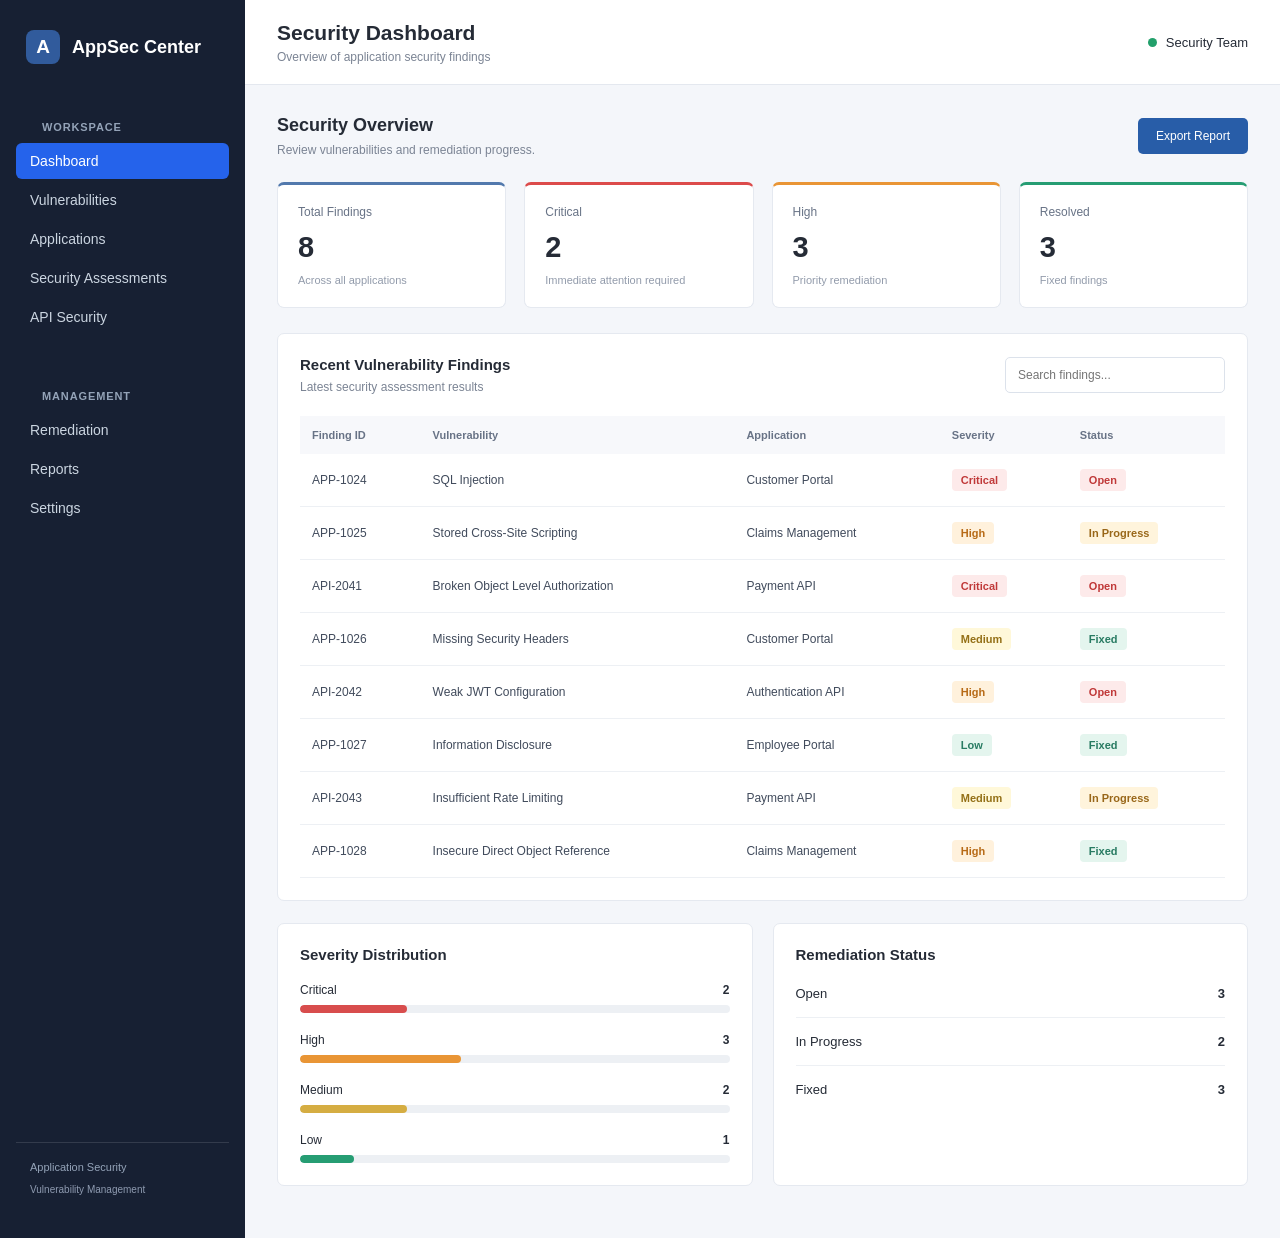
<file: index.html>
<!DOCTYPE html>
<html lang="en">
<head>
    <meta charset="UTF-8">
    <meta name="viewport" content="width=device-width, initial-scale=1.0">
    <title>AppSec Command Center</title>
    <link rel="stylesheet" href="assets/css/style.css">
</head>
<body>

    <div class="app-container">

        <aside class="sidebar">
            <div class="brand">
                <span class="brand-icon">A</span>
                <span>AppSec Center</span>
            </div>

            <div class="nav-section">
                <p class="nav-heading">WORKSPACE</p>
                <a href="#" class="nav-link active">Dashboard</a>
                <a href="vulnerabilities.html" class="nav-link">Vulnerabilities</a>
                <a href="#" class="nav-link">Applications</a>
                <a href="#" class="nav-link">Security Assessments</a>
                <a href="#" class="nav-link">API Security</a>
            </div>

            <div class="nav-section">
                <p class="nav-heading">MANAGEMENT</p>
                <a href="#" class="nav-link">Remediation</a>
                <a href="#" class="nav-link">Reports</a>
                <a href="#" class="nav-link">Settings</a>
            </div>

            <div class="sidebar-footer">
                <span>Application Security</span>
                <small>Vulnerability Management</small>
            </div>
        </aside>

        <main class="main-content">

            <header class="topbar">
                <div>
                    <h1>Security Dashboard</h1>
                    <p>Overview of application security findings</p>
                </div>

                <div class="user-profile">
                    <span class="status-indicator"></span>
                    <span>Security Team</span>
                </div>
            </header>

            <section class="dashboard-content">

                <div class="page-heading">
                    <div>
                        <h2>Security Overview</h2>
                        <p>Review vulnerabilities and remediation progress.</p>
                    </div>
                    <button class="primary-btn" id="reportBtn">
                        Export Report
                    </button>
                </div>

                <div class="stats-grid">

                    <div class="stat-card">
                        <p>Total Findings</p>
                        <h2 id="totalFindings">0</h2>
                        <span>Across all applications</span>
                    </div>

                    <div class="stat-card critical">
                        <p>Critical</p>
                        <h2 id="criticalCount">0</h2>
                        <span>Immediate attention required</span>
                    </div>

                    <div class="stat-card high">
                        <p>High</p>
                        <h2 id="highCount">0</h2>
                        <span>Priority remediation</span>
                    </div>

                    <div class="stat-card resolved">
                        <p>Resolved</p>
                        <h2 id="resolvedCount">0</h2>
                        <span>Fixed findings</span>
                    </div>

                </div>

                <section class="panel">
                    <div class="panel-header">
                        <div>
                            <h3>Recent Vulnerability Findings</h3>
                            <p>Latest security assessment results</p>
                        </div>

                        <input
                            type="search"
                            id="searchInput"
                            placeholder="Search findings..."
                        >
                    </div>

                    <div class="table-container">
                        <table>
                            <thead>
                                <tr>
                                    <th>Finding ID</th>
                                    <th>Vulnerability</th>
                                    <th>Application</th>
                                    <th>Severity</th>
                                    <th>Status</th>
                                </tr>
                            </thead>

                            <tbody id="findingsTable">
                                <tr>
                                    <td colspan="5">Loading findings...</td>
                                </tr>
                            </tbody>
                        </table>
                    </div>
                </section>

                <section class="bottom-grid">

                    <div class="panel">
                        <h3>Severity Distribution</h3>
                        <div id="severitySummary">
                            Loading security data...
                        </div>
                    </div>

                    <div class="panel">
                        <h3>Remediation Status</h3>
                        <div id="remediationSummary">
                            Loading security data...
                        </div>
                    </div>

                </section>

            </section>

        </main>

    </div>

    <script src="assets/js/app.js"></script>
</body>
</html>
</file>
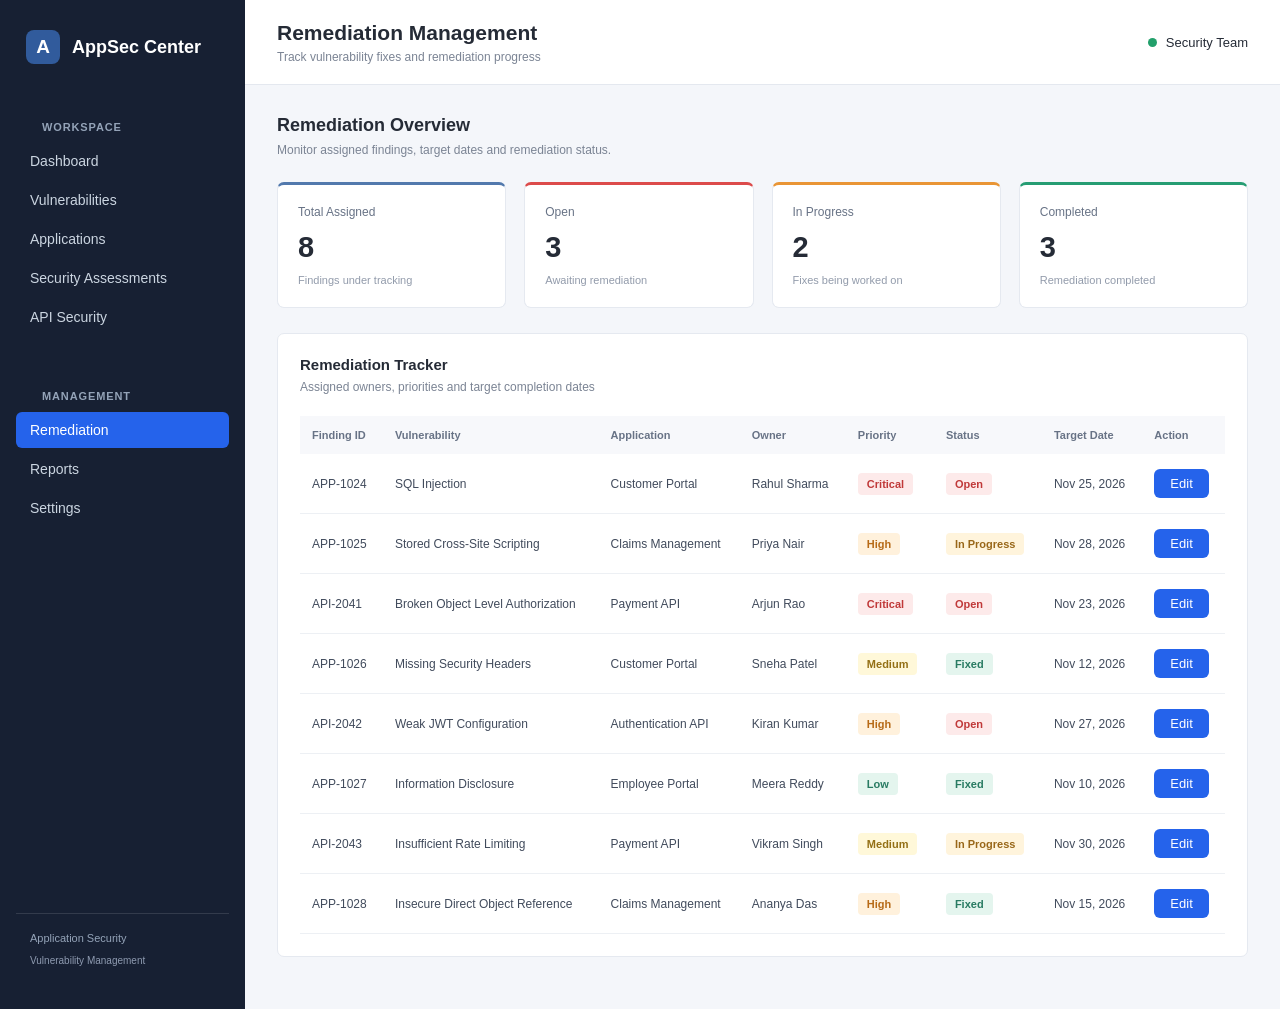
<file: remediation.html>
<!DOCTYPE html>
<html lang="en">
<head>
    <meta charset="UTF-8">
    <meta name="viewport" content="width=device-width, initial-scale=1.0">
    <title>Remediation Management | AppSec Center</title>
    <link rel="stylesheet" href="assets/css/style.css">
</head>
<body>

<div class="app-container">

    <aside class="sidebar">
        <div class="brand">
            <span class="brand-icon">A</span>
            <span>AppSec Center</span>
        </div>

        <div class="nav-section">
            <p class="nav-heading">WORKSPACE</p>
            <a href="index.html" class="nav-link">Dashboard</a>
            <a href="vulnerabilities.html" class="nav-link">Vulnerabilities</a>
            <a href="#" class="nav-link">Applications</a>
            <a href="#" class="nav-link">Security Assessments</a>
            <a href="#" class="nav-link">API Security</a>
        </div>

        <div class="nav-section">
            <p class="nav-heading">MANAGEMENT</p>
            <a href="remediation.html" class="nav-link active">Remediation</a>
            <a href="#" class="nav-link">Reports</a>
            <a href="#" class="nav-link">Settings</a>
        </div>

        <div class="sidebar-footer">
            <span>Application Security</span>
            <small>Vulnerability Management</small>
        </div>
    </aside>

    <main class="main-content">

        <header class="topbar">
            <div>
                <h1>Remediation Management</h1>
                <p>Track vulnerability fixes and remediation progress</p>
            </div>

            <div class="user-profile">
                <span class="status-indicator"></span>
                <span>Security Team</span>
            </div>
        </header>

        <section class="dashboard-content">

            <div class="page-heading">
                <div>
                    <h2>Remediation Overview</h2>
                    <p>Monitor assigned findings, target dates and remediation status.</p>
                </div>
            </div>

            <div class="stats-grid">

                <div class="stat-card">
                    <p>Total Assigned</p>
                    <h2 id="totalAssigned">8</h2>
                    <span>Findings under tracking</span>
                </div>

                <div class="stat-card critical">
                    <p>Open</p>
                    <h2 id="openCount">3</h2>
                    <span>Awaiting remediation</span>
                </div>

                <div class="stat-card high">
                    <p>In Progress</p>
                    <h2 id="progressCount">2</h2>
                    <span>Fixes being worked on</span>
                </div>

                <div class="stat-card resolved">
                    <p>Completed</p>
                    <h2 id="completedCount">3</h2>
                    <span>Remediation completed</span>
                </div>

            </div>

            <section class="panel">

                <div class="panel-header">
                    <div>
                        <h3>Remediation Tracker</h3>
                        <p>Assigned owners, priorities and target completion dates</p>
                    </div>
                </div>

                <div class="table-container">
                    <table>
                        <thead>
                            <tr>
                                <th>Finding ID</th>
                                <th>Vulnerability</th>
                                <th>Application</th>
                                <th>Owner</th>
                                <th>Priority</th>
                                <th>Status</th>
                                <th>Target Date</th>
                                <th>Action</th>
                            </tr>
                        </thead>

                        <tbody id="remediationTable">
                            <tr>
                                <td colspan="7">Loading remediation records...</td>
                            </tr>
                        </tbody>
                    </table>
                </div>

            </section>

        </section>

    </main>

</div>

<!-- Edit Remediation Modal -->
<div id="remediationModal" class="modal">
    <div class="modal-content">
        <button type="button" id="closeRemediationModal" class="modal-close">&times;</button>

        <h2>Edit Remediation</h2>

        <form id="remediationForm">
            <input type="hidden" id="editFindingId">

            <label for="editOwner">Assigned Owner</label>
            <input type="text" id="editOwner" required>

            <label for="editStatus">Remediation Status</label>
            <select id="editStatus">
                <option value="Open">Open</option>
                <option value="In Progress">In Progress</option>
                <option value="Fixed">Fixed</option>
            </select>

            <label for="editTargetDate">Target Remediation Date</label>
            <input type="date" id="editTargetDate" required>

            <button type="submit">Save Changes</button>
        </form>
    </div>
</div>

<script src="assets/js/remediation.js"></script>

</body>
</html>
</file>
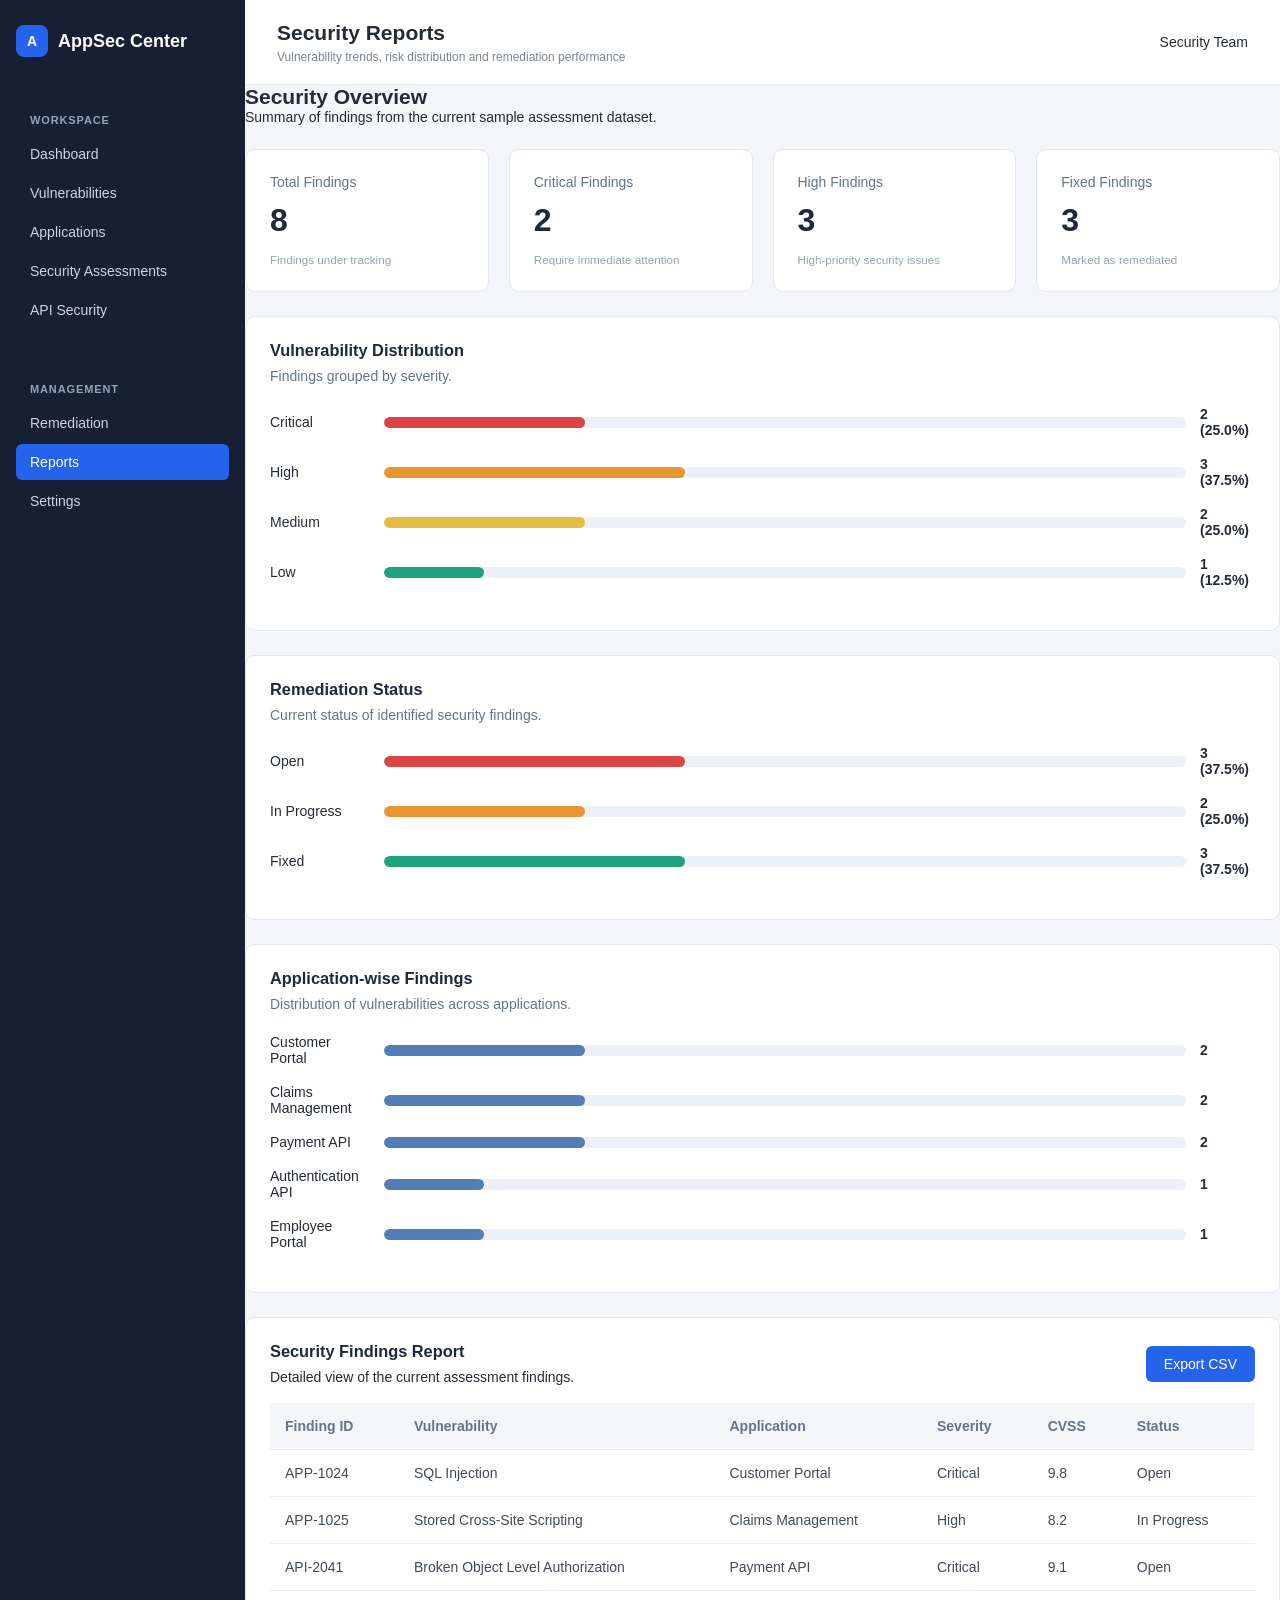
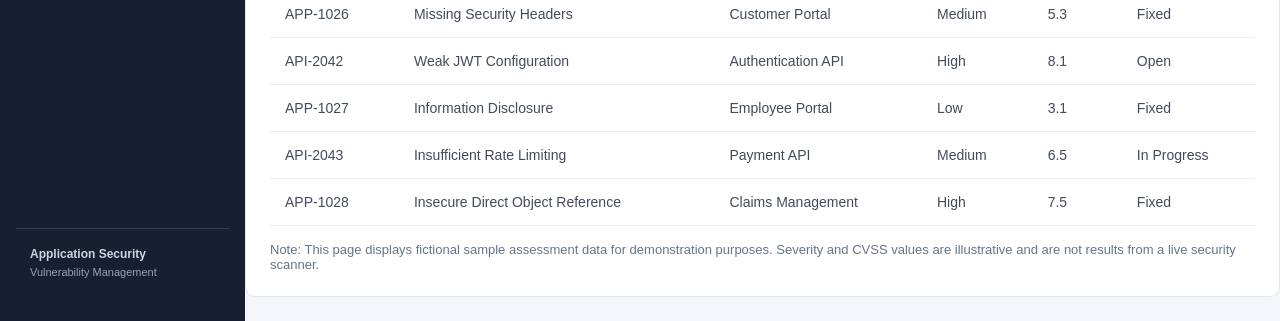
<file: reports.html>
<!DOCTYPE html>
<html lang="en">
<head>
    <meta charset="UTF-8">
    <meta name="viewport" content="width=device-width, initial-scale=1.0">
    <title>Security Reports | AppSec Center</title>
    <link rel="stylesheet" href="assets/css/style.css">

    <style>
        .report-section {
            background: #fff;
            border: 1px solid #e1e7ef;
            border-radius: 10px;
            padding: 24px;
            margin-bottom: 24px;
        }

        .report-section h3 {
            margin: 0 0 8px;
            color: #1e293b;
        }

        .report-section > p {
            color: #64748b;
            margin: 0 0 22px;
        }

        .report-grid {
            display: grid;
            grid-template-columns: repeat(auto-fit, minmax(220px, 1fr));
            gap: 20px;
            margin: 24px 0;
        }

        .report-card {
            background: #fff;
            border: 1px solid #e1e7ef;
            border-radius: 10px;
            padding: 24px;
        }

        .report-card span {
            color: #64748b;
            font-size: 14px;
        }

        .report-card h2 {
            margin: 12px 0;
            font-size: 32px;
            color: #1e293b;
        }

        .report-card small {
            color: #94a3b8;
        }

        .report-row {
            display: grid;
            grid-template-columns: 100px 1fr 55px;
            align-items: center;
            gap: 14px;
            margin: 18px 0;
            font-size: 14px;
        }

        .bar-track {
            height: 11px;
            background: #edf1f6;
            border-radius: 20px;
            overflow: hidden;
        }

        .bar-fill {
            height: 100%;
            border-radius: 20px;
        }

        .critical-bar { background: #dc4545; }
        .high-bar { background: #e99532; }
        .medium-bar { background: #e5bd43; }
        .low-bar { background: #20a37a; }
        .open-bar { background: #dc4545; }
        .progress-bar { background: #e99532; }
        .fixed-bar { background: #20a37a; }

        .report-table {
            width: 100%;
            border-collapse: collapse;
            margin-top: 18px;
        }

        .report-table th,
        .report-table td {
            padding: 15px;
            text-align: left;
            border-bottom: 1px solid #e8edf3;
            font-size: 14px;
        }

        .report-table th {
            background: #f4f6fa;
            color: #64748b;
        }

        .export-button {
            padding: 10px 18px;
            border: none;
            border-radius: 6px;
            background: #2563eb;
            color: white;
            cursor: pointer;
            font-size: 14px;
        }

        .export-button:hover {
            background: #1d4ed8;
        }

        .section-heading {
            display: flex;
            justify-content: space-between;
            align-items: center;
            gap: 15px;
            flex-wrap: wrap;
        }

        .sample-note {
            color: #64748b;
            font-size: 13px;
            margin-top: 16px;
        }

        @media (max-width: 700px) {
            .report-section {
                padding: 16px;
                overflow-x: auto;
            }

            .report-table {
                min-width: 600px;
            }

            .report-row {
                grid-template-columns: 75px 1fr 45px;
                gap: 8px;
            }
        }
    </style>
</head>

<body>
<div class="app-container">

    <aside class="sidebar">
        <div class="logo">
            <div class="logo-icon">A</div>
            <h2>AppSec Center</h2>
        </div>

        <div class="nav-section">
            <p>WORKSPACE</p>
            <a href="index.html">Dashboard</a>
            <a href="vulnerabilities.html">Vulnerabilities</a>
            <a href="#">Applications</a>
            <a href="#">Security Assessments</a>
            <a href="#">API Security</a>
        </div>

        <div class="nav-section">
            <p>MANAGEMENT</p>
            <a href="remediation.html">Remediation</a>
            <a href="reports.html" class="active">Reports</a>
            <a href="#">Settings</a>
        </div>

        <div class="sidebar-footer">
            <strong>Application Security</strong>
            <span>Vulnerability Management</span>
        </div>
    </aside>

    <main class="main-content">

        <header class="topbar">
            <div>
                <h1>Security Reports</h1>
                <p>Vulnerability trends, risk distribution and remediation performance</p>
            </div>
            <div class="user-status">
                <span class="status-dot"></span>
                Security Team
            </div>
        </header>

        <div class="content">

            <section>
                <h2>Security Overview</h2>
                <p>Summary of findings from the current sample assessment dataset.</p>
            </section>

            <div class="report-grid">
                <div class="report-card">
                    <span>Total Findings</span>
                    <h2 id="totalFindings">0</h2>
                    <small>Findings under tracking</small>
                </div>

                <div class="report-card">
                    <span>Critical Findings</span>
                    <h2 id="criticalFindings">0</h2>
                    <small>Require immediate attention</small>
                </div>

                <div class="report-card">
                    <span>High Findings</span>
                    <h2 id="highFindings">0</h2>
                    <small>High-priority security issues</small>
                </div>

                <div class="report-card">
                    <span>Fixed Findings</span>
                    <h2 id="fixedFindings">0</h2>
                    <small>Marked as remediated</small>
                </div>
            </div>

            <section class="report-section">
                <h3>Vulnerability Distribution</h3>
                <p>Findings grouped by severity.</p>
                <div id="severityReport"></div>
            </section>

            <section class="report-section">
                <h3>Remediation Status</h3>
                <p>Current status of identified security findings.</p>
                <div id="statusReport"></div>
            </section>

            <section class="report-section">
                <h3>Application-wise Findings</h3>
                <p>Distribution of vulnerabilities across applications.</p>
                <div id="applicationReport"></div>
            </section>

            <section class="report-section">
                <div class="section-heading">
                    <div>
                        <h3>Security Findings Report</h3>
                        <p>Detailed view of the current assessment findings.</p>
                    </div>
                    <button class="export-button" id="exportReport">
                        Export CSV
                    </button>
                </div>

                <table class="report-table">
                    <thead>
                        <tr>
                            <th>Finding ID</th>
                            <th>Vulnerability</th>
                            <th>Application</th>
                            <th>Severity</th>
                            <th>CVSS</th>
                            <th>Status</th>
                        </tr>
                    </thead>
                    <tbody id="reportTable"></tbody>
                </table>

                <div class="sample-note">
                    Note: This page displays fictional sample assessment data for demonstration purposes.
                    Severity and CVSS values are illustrative and are not results from a live security scanner.
                </div>
            </section>

        </div>
    </main>
</div>

<script>
const findings = [
    {
        id: "APP-1024",
        name: "SQL Injection",
        application: "Customer Portal",
        severity: "Critical",
        cvss: 9.8,
        status: "Open"
    },
    {
        id: "APP-1025",
        name: "Stored Cross-Site Scripting",
        application: "Claims Management",
        severity: "High",
        cvss: 8.2,
        status: "In Progress"
    },
    {
        id: "API-2041",
        name: "Broken Object Level Authorization",
        application: "Payment API",
        severity: "Critical",
        cvss: 9.1,
        status: "Open"
    },
    {
        id: "APP-1026",
        name: "Missing Security Headers",
        application: "Customer Portal",
        severity: "Medium",
        cvss: 5.3,
        status: "Fixed"
    },
    {
        id: "API-2042",
        name: "Weak JWT Configuration",
        application: "Authentication API",
        severity: "High",
        cvss: 8.1,
        status: "Open"
    },
    {
        id: "APP-1027",
        name: "Information Disclosure",
        application: "Employee Portal",
        severity: "Low",
        cvss: 3.1,
        status: "Fixed"
    },
    {
        id: "API-2043",
        name: "Insufficient Rate Limiting",
        application: "Payment API",
        severity: "Medium",
        cvss: 6.5,
        status: "In Progress"
    },
    {
        id: "APP-1028",
        name: "Insecure Direct Object Reference",
        application: "Claims Management",
        severity: "High",
        cvss: 7.5,
        status: "Fixed"
    }
];

function countBy(field, value) {
    return findings.filter(item => item[field] === value).length;
}

function renderSummary() {
    document.getElementById("totalFindings").textContent = findings.length;
    document.getElementById("criticalFindings").textContent =
        countBy("severity", "Critical");
    document.getElementById("highFindings").textContent =
        countBy("severity", "High");
    document.getElementById("fixedFindings").textContent =
        countBy("status", "Fixed");
}

function renderBars(elementId, labels, field, colors) {
    const container = document.getElementById(elementId);

    labels.forEach((label, index) => {
        const count = countBy(field, label);
        const percentage = (count / findings.length) * 100;

        const row = document.createElement("div");
        row.className = "report-row";

        const name = document.createElement("span");
        name.textContent = label;

        const track = document.createElement("div");
        track.className = "bar-track";

        const fill = document.createElement("div");
        fill.className = "bar-fill " + colors[index];
        fill.style.width = percentage + "%";

        track.appendChild(fill);

        const value = document.createElement("strong");
        value.textContent = count + " (" + percentage.toFixed(1) + "%)";

        row.append(name, track, value);
        container.appendChild(row);
    });
}

function renderApplications() {
    const applications = [...new Set(findings.map(item => item.application))];
    const container = document.getElementById("applicationReport");

    applications.forEach(application => {
        const count = countBy("application", application);
        const percentage = (count / findings.length) * 100;

        const row = document.createElement("div");
        row.className = "report-row";

        const name = document.createElement("span");
        name.textContent = application;

        const track = document.createElement("div");
        track.className = "bar-track";

        const fill = document.createElement("div");
        fill.className = "bar-fill";
        fill.style.background = "#527db5";
        fill.style.width = percentage + "%";

        track.appendChild(fill);

        const value = document.createElement("strong");
        value.textContent = count;

        row.append(name, track, value);
        container.appendChild(row);
    });
}

function renderTable() {
    const table = document.getElementById("reportTable");

    findings.forEach(item => {
        const row = document.createElement("tr");

        [
            item.id,
            item.name,
            item.application,
            item.severity,
            item.cvss,
            item.status
        ].forEach(value => {
            const cell = document.createElement("td");
            cell.textContent = value;
            row.appendChild(cell);
        });

        table.appendChild(row);
    });
}

function exportCSV() {
    const headers = [
        "Finding ID",
        "Vulnerability",
        "Application",
        "Severity",
        "CVSS",
        "Status"
    ];

    const rows = findings.map(item => [
        item.id,
        item.name,
        item.application,
        item.severity,
        item.cvss,
        item.status
    ]);

    const csv = [headers, ...rows]
        .map(row => row.map(value =>
            '"' + String(value).replace(/"/g, '""') + '"'
        ).join(","))
        .join("\n");

    const file = new Blob([csv], { type: "text/csv;charset=utf-8;" });
    const url = URL.createObjectURL(file);

    const link = document.createElement("a");
    link.href = url;
    link.download = "appsec-security-report.csv";
    link.click();

    URL.revokeObjectURL(url);
}

renderSummary();

renderBars(
    "severityReport",
    ["Critical", "High", "Medium", "Low"],
    "severity",
    ["critical-bar", "high-bar", "medium-bar", "low-bar"]
);

renderBars(
    "statusReport",
    ["Open", "In Progress", "Fixed"],
    "status",
    ["open-bar", "progress-bar", "fixed-bar"]
);

renderApplications();
renderTable();

document.getElementById("exportReport")
    .addEventListener("click", exportCSV);
</script>

</body>
</html>
</file>
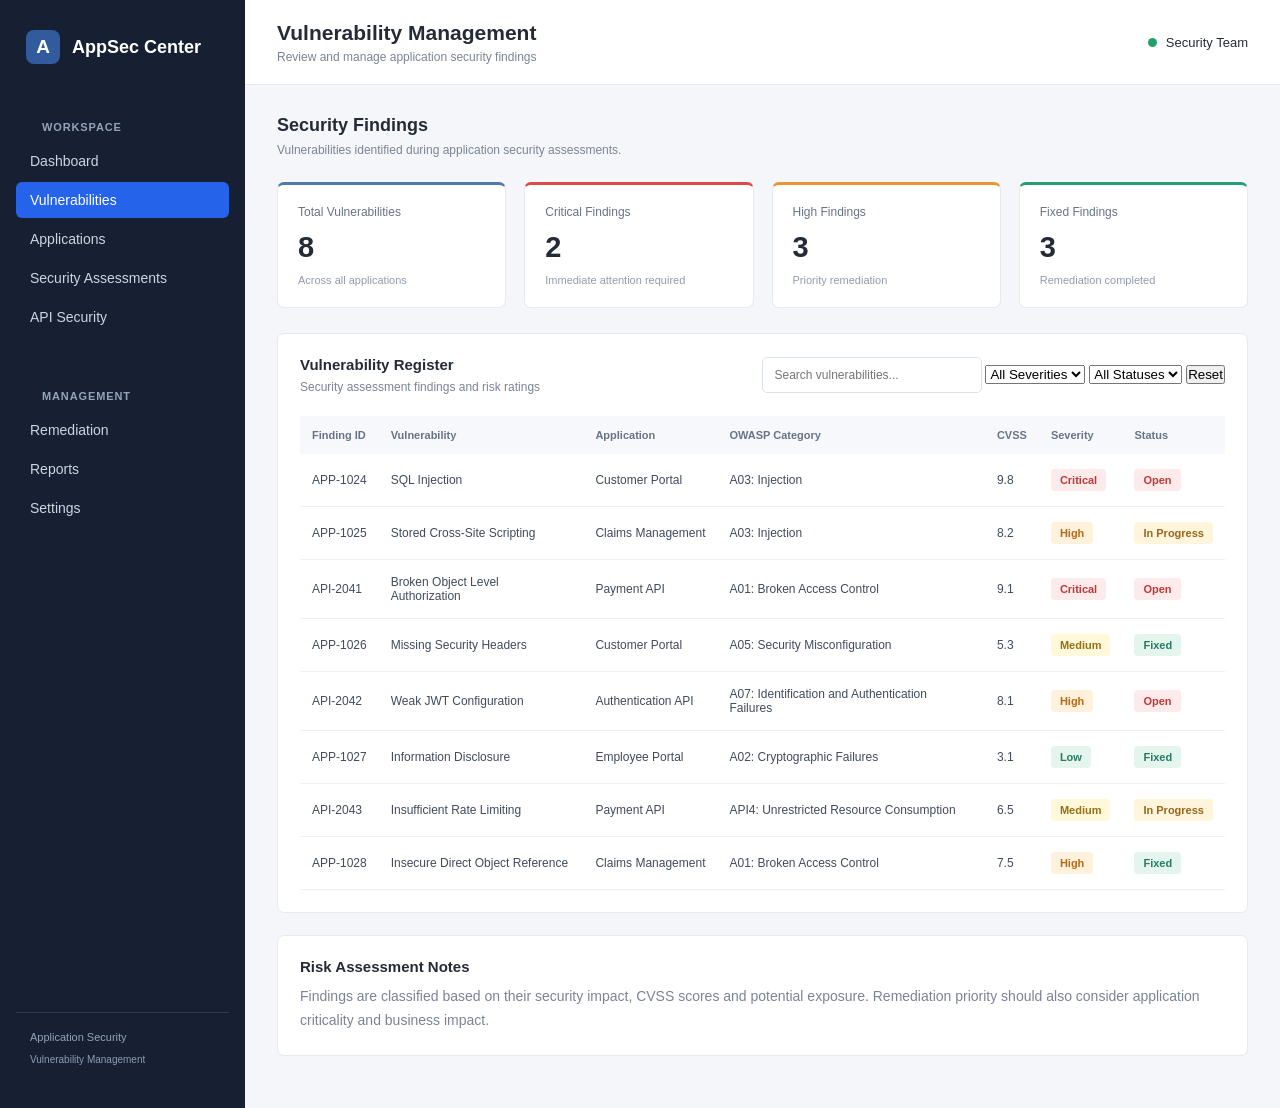
<file: vulnerabilities.html>
<!DOCTYPE html>
<html lang="en">
<head>
    <meta charset="UTF-8">
    <meta name="viewport" content="width=device-width, initial-scale=1.0">
    <title>Vulnerability Management | AppSec Center</title>
    <link rel="stylesheet" href="assets/css/style.css">
</head>
<body>

<div class="app-container">

    <aside class="sidebar">
        <div class="brand">
            <span class="brand-icon">A</span>
            <span>AppSec Center</span>
        </div>

        <div class="nav-section">
            <p class="nav-heading">WORKSPACE</p>
            <a href="index.html" class="nav-link">Dashboard</a>
            <a href="vulnerabilities.html" class="nav-link active">Vulnerabilities</a>
            <a href="#" class="nav-link">Applications</a>
            <a href="#" class="nav-link">Security Assessments</a>
            <a href="#" class="nav-link">API Security</a>
        </div>

        <div class="nav-section">
            <p class="nav-heading">MANAGEMENT</p>
            <a href="#" class="nav-link">Remediation</a>
            <a href="#" class="nav-link">Reports</a>
            <a href="#" class="nav-link">Settings</a>
        </div>

        <div class="sidebar-footer">
            <span>Application Security</span>
            <small>Vulnerability Management</small>
        </div>
    </aside>

    <main class="main-content">

        <header class="topbar">
            <div>
                <h1>Vulnerability Management</h1>
                <p>Review and manage application security findings</p>
            </div>

            <div class="user-profile">
                <span class="status-indicator"></span>
                <span>Security Team</span>
            </div>
        </header>

        <section class="dashboard-content">

            <div class="page-heading">
                <div>
                    <h2>Security Findings</h2>
                    <p>Vulnerabilities identified during application security assessments.</p>
                </div>
            </div>

            <div class="stats-grid">

                <div class="stat-card">
                    <p>Total Vulnerabilities</p>
                    <h2>8</h2>
                    <span>Across all applications</span>
                </div>

                <div class="stat-card critical">
                    <p>Critical Findings</p>
                    <h2>2</h2>
                    <span>Immediate attention required</span>
                </div>

                <div class="stat-card high">
                    <p>High Findings</p>
                    <h2>3</h2>
                    <span>Priority remediation</span>
                </div>

                <div class="stat-card resolved">
                    <p>Fixed Findings</p>
                    <h2>3</h2>
                    <span>Remediation completed</span>
                </div>

            </div>

            <section class="panel">

<div class="panel-header">
    <div>
        <h3>Vulnerability Register</h3>
        <p>Security assessment findings and risk ratings</p>
    </div>

    <div class="filter-controls">
        <input
            type="search"
            id="vulnerabilitySearch"
            placeholder="Search vulnerabilities..."
        >

        <select id="severityFilter">
            <option value="">All Severities</option>
            <option value="Critical">Critical</option>
            <option value="High">High</option>
            <option value="Medium">Medium</option>
            <option value="Low">Low</option>
        </select>

        <select id="statusFilter">
            <option value="">All Statuses</option>
            <option value="Open">Open</option>
            <option value="In Progress">In Progress</option>
            <option value="Fixed">Fixed</option>
        </select>

        <button type="button" id="resetFilters">Reset</button>
    </div>
</div>

                <div class="table-container">
                    <table>
                        <thead>
                            <tr>
                                <th>Finding ID</th>
                                <th>Vulnerability</th>
                                <th>Application</th>
                                <th>OWASP Category</th>
                                <th>CVSS</th>
                                <th>Severity</th>
                                <th>Status</th>
                            </tr>
                        </thead>

                        <tbody id="vulnerabilityTable">
                            <tr>
                                <td colspan="7">Loading findings...</td>
                            </tr>
                        </tbody>
                    </table>
                </div>

            </section>

            <section class="panel">
                <h3>Risk Assessment Notes</h3>
                <p style="color:#7b8494; margin-top:10px; line-height:1.7;">
                    Findings are classified based on their security impact,
                    CVSS scores and potential exposure. Remediation priority
                    should also consider application criticality and business impact.
                </p>
            </section>

        </section>

    </main>

</div>

<!-- Vulnerability Details Modal -->
<div id="vulnerabilityModal" class="modal">
    <div class="modal-content">
        <button type="button" id="closeModal" class="modal-close">&times;</button>
        <h2 id="modalTitle">Vulnerability Details</h2>
        <div id="modalDetails"></div>
    </div>
</div>

<script src="assets/js/vulnerabilities.js"></script>

</body>
</html>
</file>
<file: assets/css/style.css>
* {
    margin: 0;
    padding: 0;
    box-sizing: border-box;
}

body {
    font-family: Arial, Helvetica, sans-serif;
    background: #f4f6fa;
    color: #252b36;
    font-size: 14px;
}

.app-container {
    display: flex;
    min-height: 100vh;
}

/* Sidebar */

.sidebar {
    width: 245px;
    background: #172033;
    color: #ffffff;
    padding: 25px 16px;
    display: flex;
    flex-direction: column;
    flex-shrink: 0;
}

.brand {
    display: flex;
    align-items: center;
    gap: 12px;
    font-size: 18px;
    font-weight: 600;
    padding: 5px 10px 35px;
}

.brand-icon {
    width: 34px;
    height: 34px;
    border-radius: 8px;
    background: #315b9c;
    display: flex;
    align-items: center;
    justify-content: center;
    font-size: 19px;
}

.nav-section {
    margin-bottom: 30px;
}

.nav-heading {
    color: #8490a5;
    font-size: 11px;
    font-weight: 600;
    letter-spacing: 1px;
    padding: 0 12px;
    margin-bottom: 12px;
}

.nav-link {
    display: block;
    color: #c5ccda;
    text-decoration: none;
    padding: 12px;
    margin: 4px 0;
    border-radius: 6px;
    font-size: 13px;
}

.nav-link:hover,
.nav-link.active {
    background: #293a57;
    color: #ffffff;
}

.sidebar-footer {
    margin-top: auto;
    border-top: 1px solid #344057;
    padding: 20px 10px 5px;
    font-size: 12px;
    color: #e1e6ef;
}

.sidebar-footer small {
    display: block;
    color: #8e9ab0;
    margin-top: 6px;
}

/* Main Content */

.main-content {
    flex: 1;
    min-width: 0;
}

.topbar {
    height: 85px;
    background: #ffffff;
    border-bottom: 1px solid #e4e8ef;
    padding: 0 32px;
    display: flex;
    justify-content: space-between;
    align-items: center;
}

.topbar h1 {
    font-size: 21px;
    margin-bottom: 5px;
}

.topbar p {
    color: #7b8494;
    font-size: 12px;
}

.user-profile {
    display: flex;
    align-items: center;
    gap: 9px;
    font-size: 13px;
}

.status-indicator {
    width: 9px;
    height: 9px;
    background: #22a06b;
    border-radius: 50%;
}

.dashboard-content {
    padding: 30px 32px;
}

.page-heading {
    display: flex;
    justify-content: space-between;
    align-items: center;
    margin-bottom: 25px;
}

.page-heading h2 {
    font-size: 18px;
    margin-bottom: 7px;
}

.page-heading p,
.panel-header p {
    color: #7b8494;
    font-size: 12px;
}

.primary-btn {
    background: #285da8;
    border: none;
    border-radius: 5px;
    color: white;
    padding: 11px 18px;
    cursor: pointer;
    font-size: 12px;
}

.primary-btn:hover {
    background: #1f4c8d;
}

/* Statistics */

.stats-grid {
    display: grid;
    grid-template-columns: repeat(4, minmax(0, 1fr));
    gap: 18px;
    margin-bottom: 25px;
}

.stat-card {
    background: #ffffff;
    border: 1px solid #e5e9f0;
    border-radius: 7px;
    padding: 20px;
    border-top: 3px solid #5279ad;
}

.stat-card p {
    color: #687386;
    font-size: 12px;
}

.stat-card h2 {
    font-size: 29px;
    margin: 12px 0 7px;
}

.stat-card span {
    color: #929bab;
    font-size: 11px;
}

.stat-card.critical {
    border-top-color: #dc4b4b;
}

.stat-card.high {
    border-top-color: #e99535;
}

.stat-card.resolved {
    border-top-color: #269d73;
}

/* Panels */

.panel {
    background: #ffffff;
    border: 1px solid #e5e9f0;
    border-radius: 7px;
    padding: 22px;
    margin-bottom: 22px;
}

.panel h3 {
    font-size: 15px;
    margin-bottom: 7px;
}

.panel-header {
    display: flex;
    justify-content: space-between;
    align-items: center;
    gap: 15px;
    margin-bottom: 22px;
}

.panel-header input {
    border: 1px solid #dce2eb;
    border-radius: 5px;
    padding: 10px 12px;
    width: 220px;
    outline: none;
    font-size: 12px;
}

.panel-header input:focus {
    border-color: #5279ad;
}

.table-container {
    width: 100%;
    overflow-x: auto;
}

table {
    width: 100%;
    border-collapse: collapse;
    text-align: left;
}

thead {
    background: #f7f8fb;
}

th {
    color: #687386;
    font-size: 11px;
    font-weight: 600;
    padding: 13px 12px;
}

td {
    padding: 15px 12px;
    border-bottom: 1px solid #edf0f4;
    font-size: 12px;
    color: #414b5c;
}

tbody tr:hover {
    background: #fafbfd;
}

.bottom-grid {
    display: grid;
    grid-template-columns: repeat(2, minmax(0, 1fr));
    gap: 20px;
}

/* Responsive Layout */

@media (max-width: 1000px) {
    .stats-grid {
        grid-template-columns: repeat(2, 1fr);
    }
}

@media (max-width: 700px) {
    .sidebar {
        width: 190px;
    }

    .dashboard-content {
        padding: 20px 15px;
    }

    .topbar {
        padding: 0 15px;
    }

    .bottom-grid {
        grid-template-columns: 1fr;
    }
}

@media (max-width: 520px) {
    .sidebar {
        display: none;
    }

    .stats-grid {
        grid-template-columns: 1fr 1fr;
        gap: 10px;
    }

    .stat-card {
        padding: 14px;
    }

    .panel-header {
        align-items: flex-start;
        flex-direction: column;
    }

    .panel-header input {
        width: 100%;
    }

    .page-heading {
        gap: 12px;
        align-items: flex-start;
    }
}

/* Vulnerability labels */

.severity,
.status {
    display: inline-block;
    padding: 5px 9px;
    border-radius: 4px;
    font-size: 11px;
    font-weight: 600;
}

.severity.critical {
    color: #c03939;
    background: #fdeaea;
}

.severity.high {
    color: #b76a16;
    background: #fff1dc;
}

.severity.medium {
    color: #947016;
    background: #fff8d9;
}

.severity.low {
    color: #287b62;
    background: #e4f5ee;
}

.status.open {
    color: #c03939;
    background: #fdeaea;
}

.status.in-progress {
    color: #996719;
    background: #fff4dc;
}

.status.fixed {
    color: #287b62;
    background: #e4f5ee;
}

/* Summary sections */

.summary-item {
    margin-top: 20px;
}

.summary-label {
    display: flex;
    justify-content: space-between;
    margin-bottom: 8px;
    font-size: 12px;
}

.progress-track {
    height: 8px;
    background: #edf0f4;
    border-radius: 10px;
    overflow: hidden;
}

.progress-fill {
    height: 100%;
    border-radius: 10px;
}

.progress-fill.critical {
    background: #d84d4d;
}

.progress-fill.high {
    background: #e99535;
}

.progress-fill.medium {
    background: #d5ad42;
}

.progress-fill.low {
    background: #269d73;
}

.remediation-item {
    display: flex;
    justify-content: space-between;
    padding: 16px 0;
    border-bottom: 1px solid #edf0f4;
    font-size: 13px;
}

.remediation-item:last-child {
    border-bottom: none;
}


/* Vulnerability Details Modal */
.modal {
    display: none;
    position: fixed;
    z-index: 1000;
    inset: 0;
    background: rgba(15, 23, 42, 0.65);
    justify-content: center;
    align-items: center;
    padding: 20px;
}

.modal-content {
    background: #ffffff;
    width: 100%;
    max-width: 650px;
    max-height: 85vh;
    overflow-y: auto;
    padding: 30px;
    border-radius: 12px;
    position: relative;
    box-shadow: 0 15px 40px rgba(0, 0, 0, 0.2);
}

.modal-content h2 {
    margin: 0 40px 24px 0;
    padding-bottom: 15px;
    border-bottom: 1px solid #e2e8f0;
    color: #172033;
    font-size: 24px;
}

.modal-close {
    position: absolute;
    top: 18px;
    right: 20px;
    border: none;
    background: #f1f5f9;
    border-radius: 6px;
    width: 34px;
    height: 34px;
    font-size: 24px;
    cursor: pointer;
    color: #475569;
}

.modal-close:hover {
    background: #fee2e2;
    color: #dc2626;
}

#modalDetails h3 {
    margin: 18px 0 5px;
    color: #334155;
    font-size: 15px;
}

#modalDetails p {
    margin: 0;
    color: #64748b;
    font-size: 14px;
    line-height: 1.7;
}

@media (max-width: 600px) {
    .modal-content {
        padding: 20px;
        max-height: 90vh;
    }
}

/* Remediation edit button */
.edit-button {
    padding: 7px 16px;
    border: none;
    border-radius: 6px;
    background: #2563eb;
    color: #ffffff;
    font-size: 13px;
    cursor: pointer;
}

.edit-button:hover {
    background: #1d4ed8;
}

/* Reports page sidebar navigation */
.sidebar .nav-section a {
    display: block;
    color: #cbd5e1;
    text-decoration: none;
    padding: 10px 14px;
    margin: 3px 0;
    border-radius: 6px;
    font-size: 14px;
}

.sidebar .nav-section a:hover {
    background: rgba(255, 255, 255, 0.08);
    color: #ffffff;
}

.sidebar .nav-section a.active {
    background: #2563eb;
    color: #ffffff;
}

.sidebar .nav-section p {
    color: #94a3b8;
    font-size: 11px;
    font-weight: 600;
    letter-spacing: 0.08em;
    margin: 22px 14px 10px;
}

.sidebar .logo {
    display: flex;
    align-items: center;
    gap: 10px;
    margin-bottom: 35px;
    color: #ffffff;
}

.sidebar .logo h2 {
    font-size: 18px;
    margin: 0;
}

.sidebar .logo-icon {
    display: flex;
    align-items: center;
    justify-content: center;
    width: 32px;
    height: 32px;
    border-radius: 8px;
    background: #2563eb;
    color: #ffffff;
    font-weight: 700;
}

.sidebar .sidebar-footer {
    margin-top: auto;
    padding: 18px 14px;
    border-top: 1px solid rgba(255, 255, 255, 0.12);
    display: flex;
    flex-direction: column;
    gap: 5px;
    color: #cbd5e1;
    font-size: 12px;
}

.sidebar .sidebar-footer span {
    color: #94a3b8;
    font-size: 11px;
}
</file>
